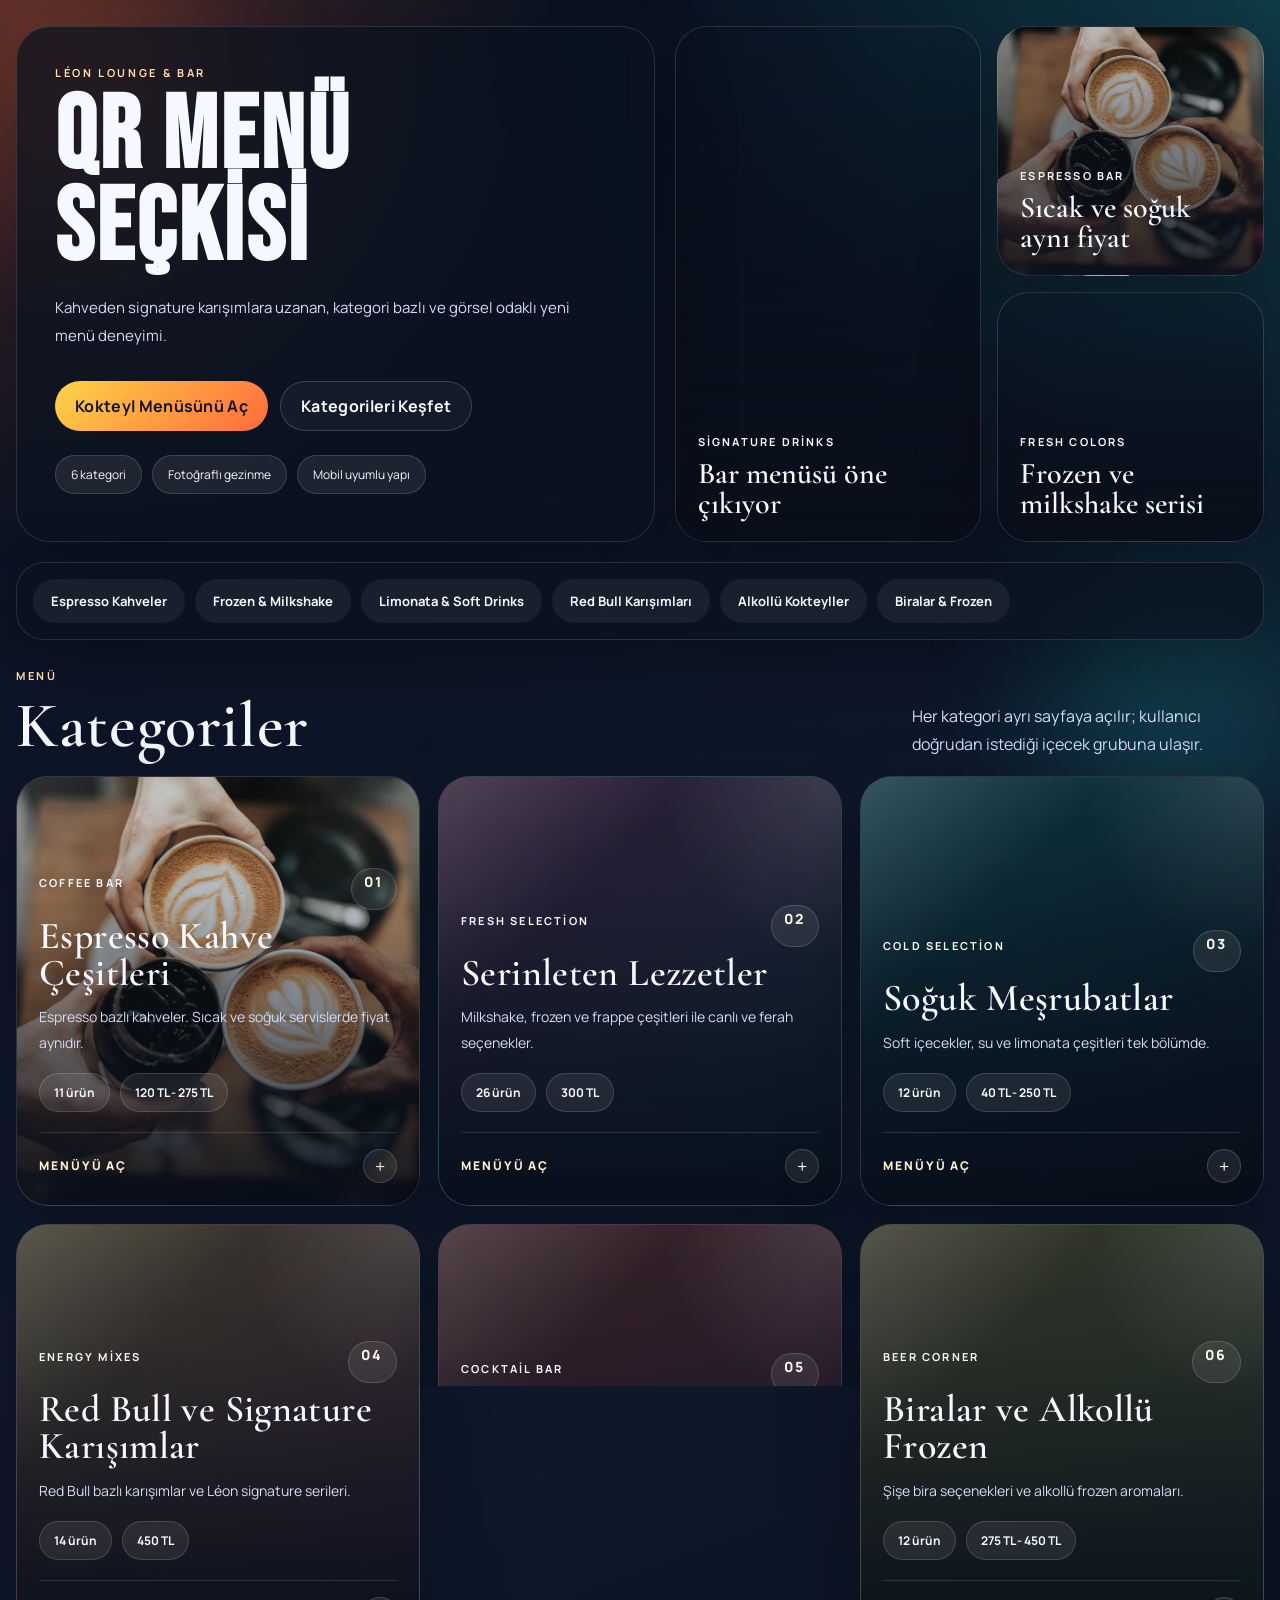
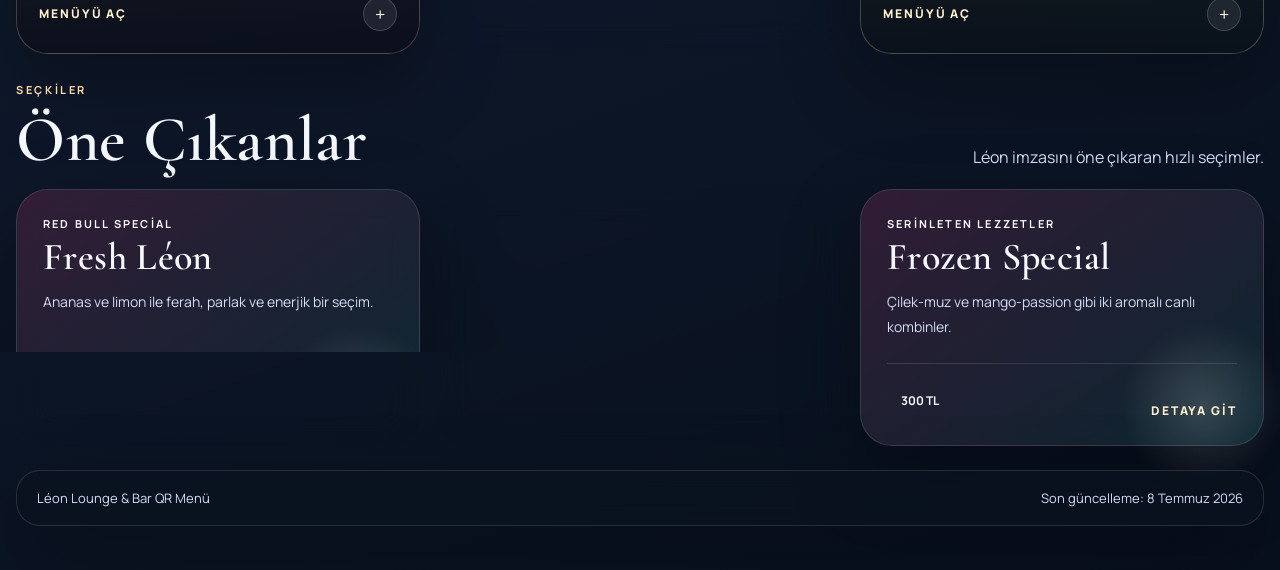
<file: index.html>
<!doctype html>
<html lang="tr">
<head>
  <meta charset="UTF-8" />
  <meta name="viewport" content="width=device-width, initial-scale=1.0" />
  <meta name="theme-color" content="#ff6a3d" />
  <meta
    name="description"
    content="Léon Lounge & Bar QR Menü. Kahveler, frozenlar, meşrubatlar, Red Bull karışımları, kokteyller ve biralar için fotoğraflı kategori menüsü."
  />
  <title>Léon Lounge &amp; Bar | QR Menü</title>
  <link rel="preconnect" href="https://fonts.googleapis.com" />
  <link rel="preconnect" href="https://fonts.gstatic.com" crossorigin />
  <link
    href="https://fonts.googleapis.com/css2?family=Bebas+Neue&family=Cormorant+Garamond:wght@500;600;700&family=Manrope:wght@400;500;600;700;800&display=swap"
    rel="stylesheet"
  />
  <link rel="stylesheet" href="styles.css" />
</head>
<body data-page="home">
  <div class="page-shell">
    <div class="bg-glow bg-glow-1" aria-hidden="true"></div>
    <div class="bg-glow bg-glow-2" aria-hidden="true"></div>

    <header class="hero hero-home">
      <div class="hero-copy glass-panel">
        <p class="eyebrow">Léon Lounge &amp; Bar</p>
        <h1>QR Menü Seçkisi</h1>
        <p class="hero-text">
          Kahveden signature karışımlara uzanan, kategori bazlı ve görsel odaklı yeni menü deneyimi.
        </p>

        <div class="hero-actions">
          <a class="cta cta-primary" href="menu.html?cat=alkollu-kokteyller">Kokteyl Menüsünü Aç</a>
          <a class="cta cta-secondary" href="#category-grid">Kategorileri Keşfet</a>
        </div>

        <div class="hero-chips">
          <span>6 kategori</span>
          <span>Fotoğraflı gezinme</span>
          <span>Mobil uyumlu yapı</span>
        </div>
      </div>

      <div class="hero-gallery">
        <article class="hero-shot tall" style="--bg:url('https://commons.wikimedia.org/wiki/Special:FilePath/Margarita.jpg')">
          <div class="hero-shot-copy">
            <p>Signature Drinks</p>
            <strong>Bar menüsü öne çıkıyor</strong>
          </div>
        </article>
        <article class="hero-shot" style="--bg:url('assets/coffee.jpg')">
          <div class="hero-shot-copy">
            <p>Espresso Bar</p>
            <strong>Sıcak ve soğuk aynı fiyat</strong>
          </div>
        </article>
        <article class="hero-shot" style="--bg:url('https://commons.wikimedia.org/wiki/Special:FilePath/Strawberry_milk_shake_(cropped).jpg')">
          <div class="hero-shot-copy">
            <p>Fresh Colors</p>
            <strong>Frozen ve milkshake serisi</strong>
          </div>
        </article>
      </div>
    </header>

    <section class="quick-links glass-panel">
      <a href="menu.html?cat=espresso-kahveler">Espresso Kahveler</a>
      <a href="menu.html?cat=serinleten-lezzetler">Frozen &amp; Milkshake</a>
      <a href="menu.html?cat=soguk-mesrubatlar">Limonata &amp; Soft Drinks</a>
      <a href="menu.html?cat=redbull-signature">Red Bull Karışımları</a>
      <a href="menu.html?cat=alkollu-kokteyller">Alkollü Kokteyller</a>
      <a href="menu.html?cat=biralar-frozen">Biralar &amp; Frozen</a>
    </section>

    <section class="home-section">
      <div class="section-head">
        <div>
          <p class="eyebrow">Menü</p>
          <h2>Kategoriler</h2>
        </div>
        <p class="section-note">
          Her kategori ayrı sayfaya açılır; kullanıcı doğrudan istediği içecek grubuna ulaşır.
        </p>
      </div>
      <div id="category-grid" class="category-grid"></div>
    </section>

    <section class="home-section">
      <div class="section-head">
        <div>
          <p class="eyebrow">Seçkiler</p>
          <h2>Öne Çıkanlar</h2>
        </div>
        <p class="section-note">
          Léon imzasını öne çıkaran hızlı seçimler.
        </p>
      </div>
      <div id="featured-strip" class="featured-strip"></div>
    </section>

    <footer class="footer glass-panel">
      <p>Léon Lounge &amp; Bar QR Menü</p>
      <p>Son güncelleme: 8 Temmuz 2026</p>
    </footer>
  </div>

  <script src="menu-data.js"></script>
  <script src="home.js"></script>
</body>
</html>
</file>
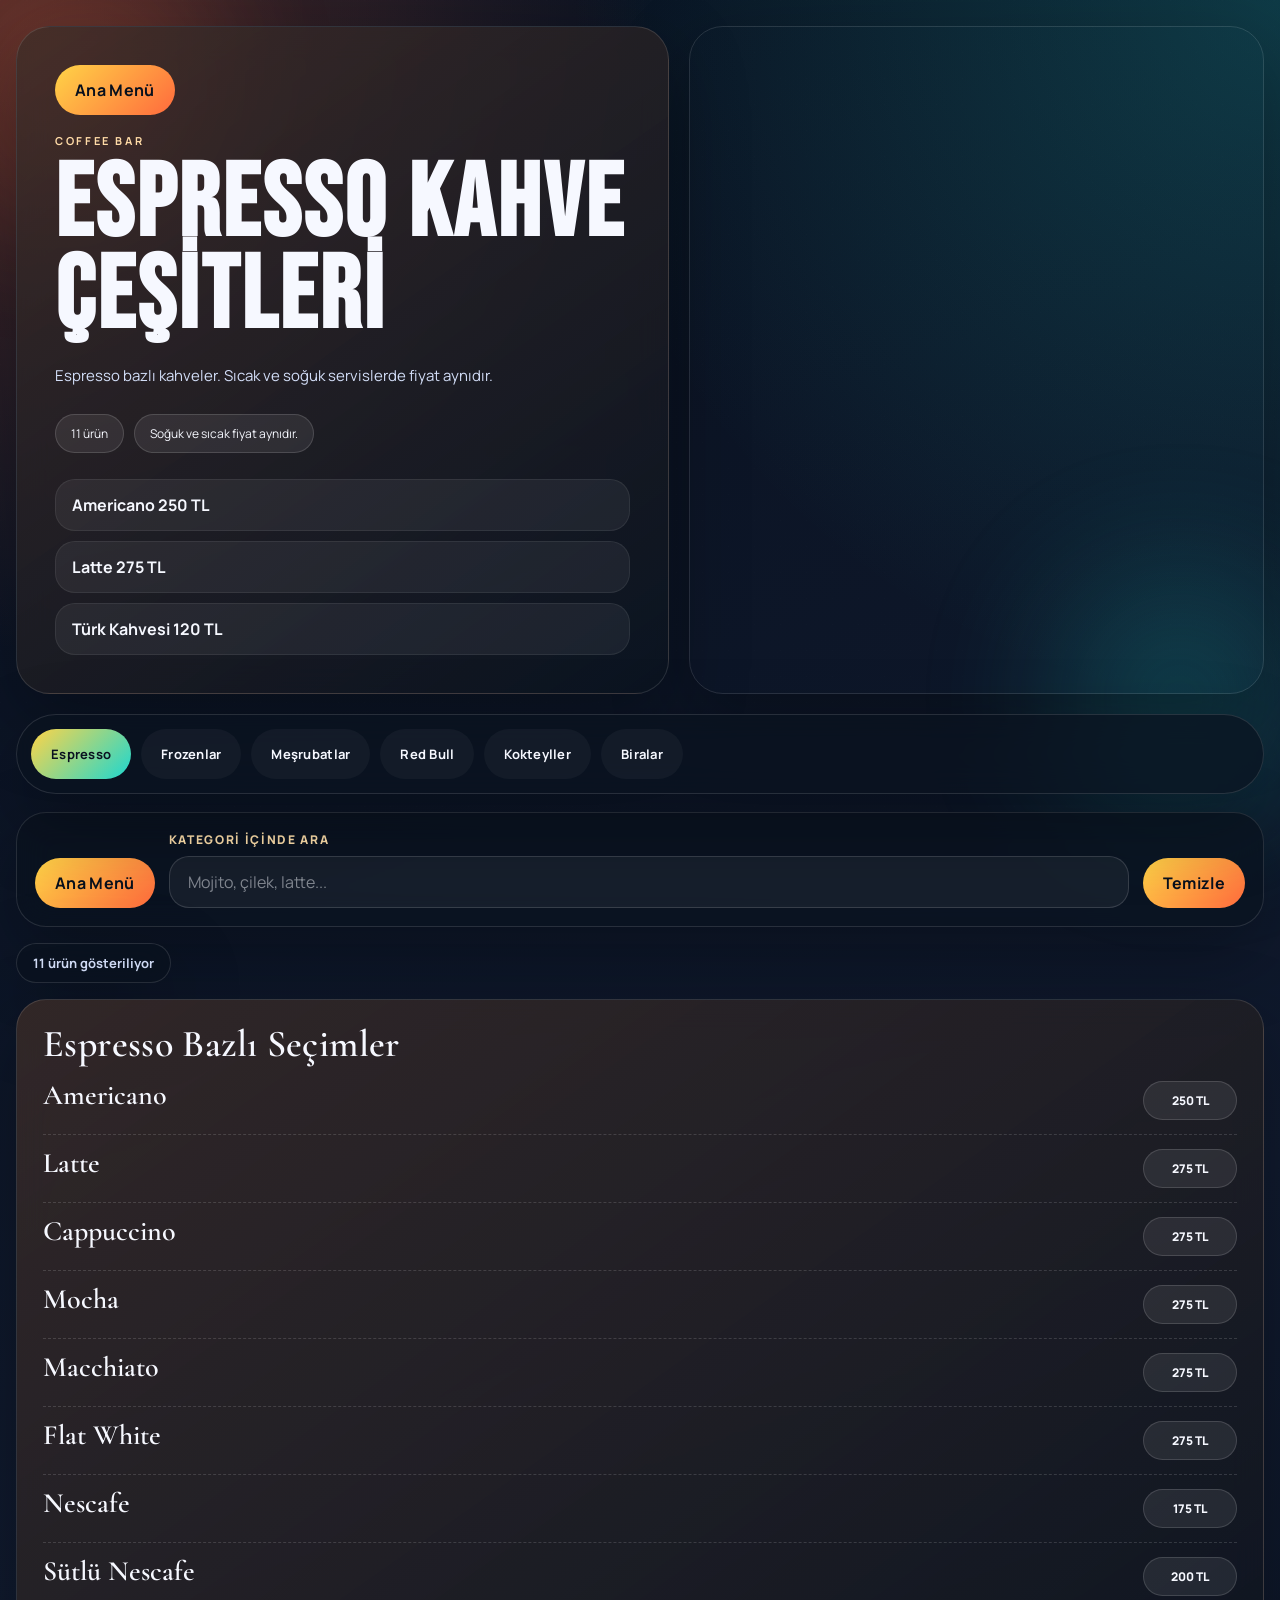
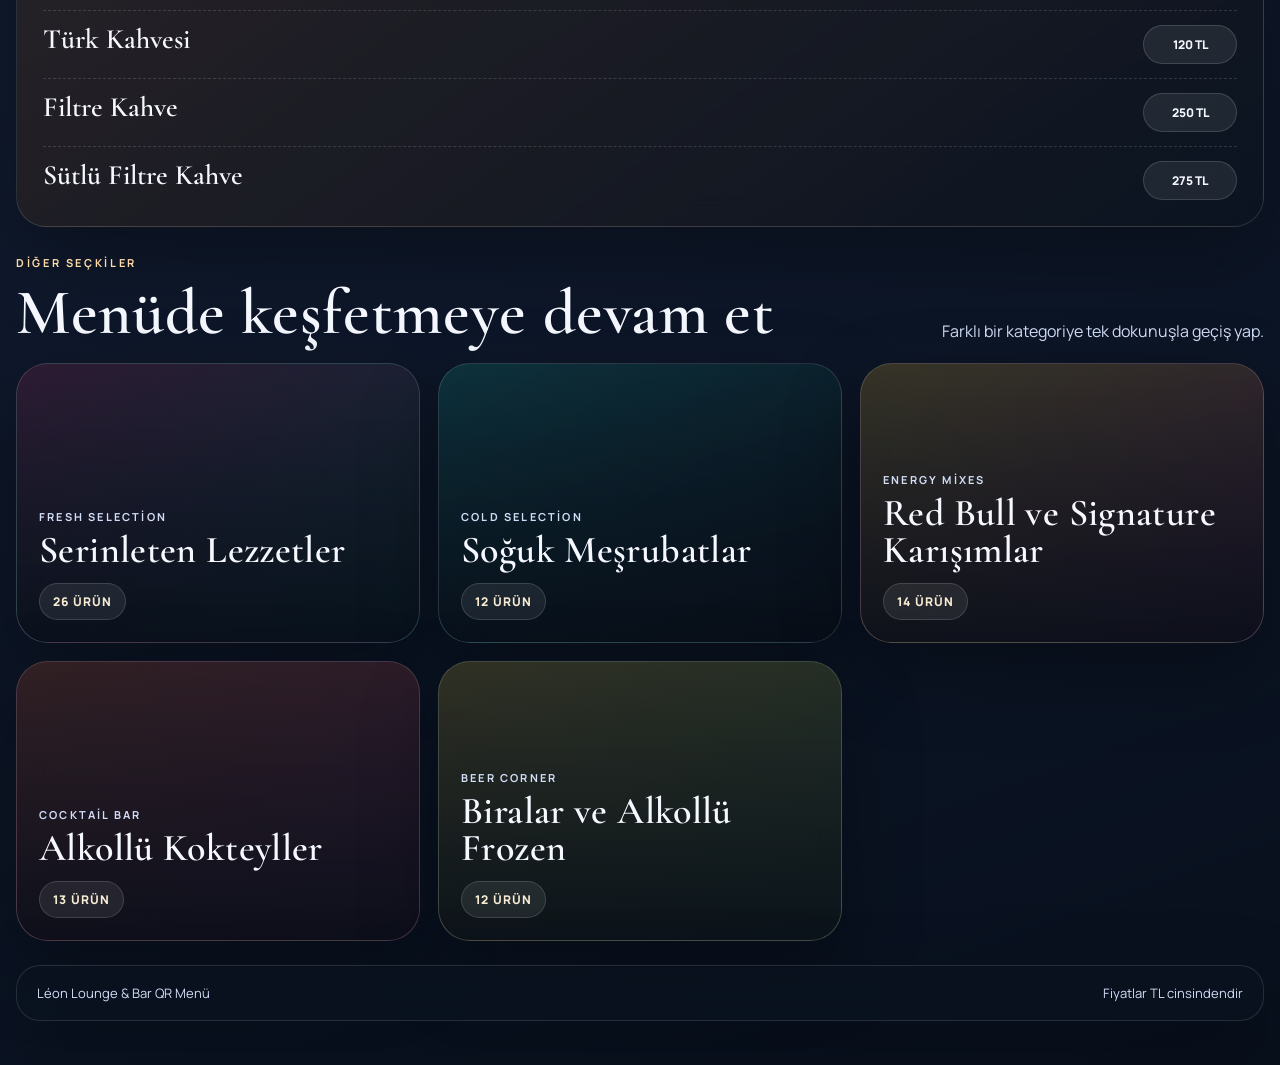
<file: menu.html>
<!doctype html>
<html lang="tr">
<head>
  <meta charset="UTF-8" />
  <meta name="viewport" content="width=device-width, initial-scale=1.0" />
  <meta name="theme-color" content="#ff6a3d" />
  <meta
    name="description"
    content="Léon Lounge & Bar kategori menüsü. Seçilen bölüm için detay ürün listesi, fiyatlar ve aroma seçenekleri."
  />
  <title>Léon Lounge &amp; Bar | Menü Detayı</title>
  <link rel="preconnect" href="https://fonts.googleapis.com" />
  <link rel="preconnect" href="https://fonts.gstatic.com" crossorigin />
  <link
    href="https://fonts.googleapis.com/css2?family=Bebas+Neue&family=Cormorant+Garamond:wght@500;600;700&family=Manrope:wght@400;500;600;700;800&display=swap"
    rel="stylesheet"
  />
  <link rel="stylesheet" href="styles.css" />
</head>
<body data-page="menu">
  <div class="page-shell">
    <div class="bg-glow bg-glow-1" aria-hidden="true"></div>
    <div class="bg-glow bg-glow-2" aria-hidden="true"></div>

    <header id="menu-hero" class="hero hero-detail"></header>

    <nav class="category-nav glass-panel" aria-label="Kategori geçişleri">
      <div id="category-nav-list" class="category-nav-list"></div>
    </nav>

    <section class="toolbar glass-panel">
      <a class="back-link" href="index.html">Ana Menü</a>
      <label class="search-box" for="search-input">
        <span>Kategori içinde ara</span>
        <input id="search-input" type="search" placeholder="Mojito, çilek, latte..." autocomplete="off" />
      </label>
      <button id="clear-btn" class="clear-btn" type="button">Temizle</button>
    </section>

    <section id="results-label" class="results-label">Tüm ürünler gösteriliyor.</section>

    <main id="menu-root" class="menu-root"></main>

    <div id="empty-state" class="empty-state is-hidden">
      Aramana uygun ürün bulunamadı.
    </div>

    <section class="home-section related-section">
      <div class="section-head">
        <div>
          <p class="eyebrow">Diğer Seçkiler</p>
          <h2>Menüde keşfetmeye devam et</h2>
        </div>
        <p class="section-note">
          Farklı bir kategoriye tek dokunuşla geçiş yap.
        </p>
      </div>
      <div id="related-grid" class="related-grid"></div>
    </section>

    <footer class="footer glass-panel">
      <p>Léon Lounge &amp; Bar QR Menü</p>
      <p>Fiyatlar TL cinsindendir</p>
    </footer>
  </div>

  <script src="menu-data.js"></script>
  <script src="menu.js"></script>
</body>
</html>
</file>
<file: styles.css>
:root {
  --bg: #07111f;
  --panel: rgba(10, 18, 31, 0.72);
  --panel-strong: rgba(14, 25, 40, 0.92);
  --text: #f6f8ff;
  --muted: #d2ddf7;
  --line: rgba(255, 255, 255, 0.12);
  --line-soft: rgba(255, 255, 255, 0.07);
  --shadow: 0 28px 80px rgba(0, 0, 0, 0.3);
  --orange: #ff6a3d;
  --yellow: #ffd447;
  --cyan: #1dd7d0;
  --pink: #ff4fa2;
  --lime: #9fea63;
}

* {
  box-sizing: border-box;
}

html,
body {
  margin: 0;
  padding: 0;
}

body {
  min-height: 100vh;
  font-family: 'Manrope', 'Segoe UI', sans-serif;
  color: var(--text);
  background:
    radial-gradient(circle at top left, rgba(255, 106, 61, 0.28), transparent 22%),
    radial-gradient(circle at top right, rgba(29, 215, 208, 0.2), transparent 24%),
    linear-gradient(160deg, #091120 0%, #101a2e 52%, #08101d 100%);
}

body::before {
  content: '';
  position: fixed;
  inset: 0;
  pointer-events: none;
  background:
    linear-gradient(rgba(255, 255, 255, 0.03) 1px, transparent 1px),
    linear-gradient(90deg, rgba(255, 255, 255, 0.03) 1px, transparent 1px);
  background-size: 26px 26px;
  opacity: 0.2;
}

a {
  color: inherit;
  text-decoration: none;
}

button,
input {
  font: inherit;
}

.page-shell {
  position: relative;
  width: min(1280px, calc(100% - 32px));
  margin: 0 auto;
  padding: 26px 0 44px;
}

.bg-glow {
  position: fixed;
  width: 260px;
  height: 260px;
  border-radius: 999px;
  filter: blur(72px);
  opacity: 0.28;
  pointer-events: none;
}

.bg-glow-1 {
  top: -40px;
  left: -50px;
  background: rgba(255, 106, 61, 0.8);
}

.bg-glow-2 {
  right: -30px;
  bottom: 8%;
  background: rgba(29, 215, 208, 0.72);
}

.glass-panel,
.quick-links,
.category-nav,
.toolbar,
.results-label,
.group-card,
.empty-state,
.footer,
.featured-card,
.category-card,
.related-card {
  position: relative;
  z-index: 1;
  border: 1px solid var(--line);
  background: var(--panel);
  backdrop-filter: blur(16px);
  box-shadow: var(--shadow);
}

.hero {
  position: relative;
  z-index: 1;
  display: grid;
  gap: 20px;
}

.hero-home {
  grid-template-columns: minmax(0, 1.04fr) minmax(0, 0.96fr);
  align-items: stretch;
}

.hero-copy {
  padding: 38px;
  border-radius: 34px;
}

.eyebrow {
  margin: 0 0 12px;
  font-size: 11px;
  font-weight: 700;
  letter-spacing: 0.24em;
  text-transform: uppercase;
  color: #ffdba7;
}

h1,
h2,
h3,
h4 {
  margin: 0;
}

h1 {
  font-family: 'Bebas Neue', sans-serif;
  letter-spacing: 0.03em;
}

h1 {
  font-size: clamp(58px, 9vw, 102px);
  line-height: 0.9;
}

h2 {
  font-family: 'Cormorant Garamond', Georgia, serif;
  font-size: clamp(42px, 6vw, 64px);
  line-height: 0.98;
  font-weight: 600;
  letter-spacing: 0.01em;
}

.hero-text,
.section-note,
.category-copy span,
.featured-card span,
.group-note,
.item-note,
.results-label,
.related-copy p {
  color: var(--muted);
}

.hero-text {
  margin: 18px 0 0;
  max-width: 34rem;
  font-size: 15px;
  line-height: 1.9;
}

.hero-actions {
  display: flex;
  flex-wrap: wrap;
  gap: 12px;
  margin-top: 30px;
}

.cta,
.back-link,
.clear-btn,
.category-pill {
  display: inline-flex;
  align-items: center;
  justify-content: center;
  min-height: 50px;
  padding: 0 20px;
  border-radius: 999px;
  font-weight: 700;
  letter-spacing: 0.02em;
  transition:
    transform 180ms ease,
    box-shadow 180ms ease,
    border-color 180ms ease,
    background 180ms ease;
}

.cta-primary {
  color: #0f1626;
  background: linear-gradient(135deg, var(--yellow), var(--orange));
}

.cta-secondary {
  border: 1px solid rgba(255, 255, 255, 0.18);
  background: rgba(255, 255, 255, 0.04);
}

.hero-chips {
  display: flex;
  flex-wrap: wrap;
  gap: 10px;
  margin-top: 24px;
}

.hero-chips span,
.group-price,
.item-price,
.card-meta strong {
  border: 1px solid rgba(255, 255, 255, 0.14);
  border-radius: 999px;
  background: rgba(255, 255, 255, 0.08);
}

.hero-chips span {
  padding: 10px 15px;
  font-size: 12px;
}

.hero-gallery {
  display: grid;
  grid-template-columns: 1.15fr 1fr;
  gap: 16px;
}

.hero-shot {
  position: relative;
  min-height: 250px;
  overflow: hidden;
  border-radius: 32px;
  border: 1px solid rgba(255, 255, 255, 0.14);
  background-image:
    linear-gradient(180deg, rgba(5, 9, 18, 0.1), rgba(7, 12, 23, 0.84)),
    var(--bg);
  background-size: cover;
  background-position: center;
  box-shadow: var(--shadow);
}

.hero-shot::before {
  content: '';
  position: absolute;
  inset: 0;
  background-image: var(--bg);
  background-size: cover;
  background-position: center;
  transform: scale(1.06);
}

.hero-shot::after {
  content: '';
  position: absolute;
  inset: 0;
  background: linear-gradient(180deg, rgba(8, 13, 24, 0.08), rgba(10, 16, 28, 0.84));
}

.hero-shot.tall {
  grid-row: span 2;
  min-height: 100%;
}

.hero-shot-copy {
  position: absolute;
  left: 22px;
  right: 22px;
  bottom: 22px;
  z-index: 1;
}

.hero-shot-copy p,
.category-copy p,
.featured-card p,
.related-copy p {
  margin: 0;
  font-size: 11px;
  font-weight: 700;
  letter-spacing: 0.2em;
  text-transform: uppercase;
}

.hero-shot-copy strong {
  display: block;
  margin-top: 10px;
  font-size: 30px;
  line-height: 1;
  font-family: 'Cormorant Garamond', Georgia, serif;
  font-weight: 600;
}

.quick-links {
  display: flex;
  flex-wrap: wrap;
  gap: 10px;
  margin-top: 20px;
  padding: 16px;
  border-radius: 28px;
}

.quick-links a {
  padding: 13px 18px;
  border-radius: 999px;
  background: rgba(255, 255, 255, 0.06);
  font-size: 13px;
  font-weight: 700;
  transition:
    transform 180ms ease,
    background 180ms ease,
    box-shadow 180ms ease;
}

.home-section {
  position: relative;
  z-index: 1;
  margin-top: 28px;
}

.section-head {
  display: flex;
  justify-content: space-between;
  gap: 22px;
  align-items: end;
  margin-bottom: 18px;
}

.section-note {
  max-width: 22rem;
  margin: 0;
  line-height: 1.7;
}

.category-grid {
  display: grid;
  grid-template-columns: repeat(3, minmax(0, 1fr));
  gap: 18px;
}

.category-card,
.related-card {
  position: relative;
  overflow: hidden;
  min-height: 360px;
  border-radius: 32px;
  transition: transform 180ms ease, border-color 180ms ease, box-shadow 180ms ease;
}

.category-card {
  min-height: 430px;
}

.category-card:hover,
.related-card:hover,
.featured-card:hover,
.cta:hover,
.quick-links a:hover,
.category-pill:hover {
  transform: translateY(-3px);
  box-shadow: 0 34px 90px rgba(0, 0, 0, 0.34);
}

.back-link:hover,
.clear-btn:hover {
  transform: translateY(-2px);
  box-shadow: 0 24px 64px rgba(0, 0, 0, 0.28);
}

.category-image,
.related-image,
.detail-visual-image {
  position: absolute;
  inset: 0;
  background-size: cover;
  transition: transform 320ms ease, filter 320ms ease;
}

.category-sheen {
  position: absolute;
  inset: 0;
  z-index: 0;
  pointer-events: none;
  background:
    linear-gradient(135deg, rgba(255, 255, 255, 0.24), rgba(255, 255, 255, 0) 30%),
    radial-gradient(circle at top right, rgba(255, 255, 255, 0.18), transparent 30%);
  mix-blend-mode: screen;
  opacity: 0.72;
}

.category-overlay {
  position: absolute;
  inset: 0;
  background:
    linear-gradient(180deg, rgba(8, 15, 27, 0.04) 0%, rgba(8, 15, 27, 0.16) 28%, rgba(8, 15, 27, 0.94) 100%);
}

.category-copy,
.related-copy {
  position: absolute;
  left: 22px;
  right: 22px;
  bottom: 22px;
  z-index: 1;
}

.category-card:hover .category-image,
.related-card:hover .related-image,
.detail-visual:hover .detail-visual-image {
  transform: scale(1.05);
  filter: saturate(1.08);
}

.category-topline {
  display: flex;
  justify-content: space-between;
  gap: 12px;
  align-items: center;
}

.category-topline span {
  display: inline-flex;
  align-items: center;
  justify-content: center;
  min-width: 42px;
  min-height: 42px;
  padding: 0 12px;
  border-radius: 999px;
  border: 1px solid rgba(255, 255, 255, 0.16);
  background: rgba(255, 255, 255, 0.08);
  color: #fff6e7;
  font-size: 12px;
  font-weight: 800;
  letter-spacing: 0.18em;
}

.category-copy h3,
.featured-card h3,
.group-head h3,
.related-copy h3 {
  margin-top: 8px;
  font-size: 38px;
  line-height: 0.98;
  font-family: 'Cormorant Garamond', Georgia, serif;
  font-weight: 600;
  letter-spacing: 0.01em;
}

.category-copy span,
.featured-card span {
  display: block;
  margin-top: 12px;
  line-height: 1.8;
  font-size: 14px;
}

.card-meta {
  display: flex;
  flex-wrap: wrap;
  gap: 10px;
  margin-top: 18px;
}

.card-meta strong,
.featured-card strong {
  padding: 10px 14px;
  font-size: 12px;
}

.card-cta-row {
  display: flex;
  justify-content: space-between;
  gap: 12px;
  align-items: center;
  margin-top: 20px;
  padding-top: 16px;
  border-top: 1px solid rgba(255, 255, 255, 0.12);
}

.card-cta-row em,
.featured-card-footer em {
  font-style: normal;
  color: #fff0cf;
  font-size: 12px;
  font-weight: 800;
  letter-spacing: 0.16em;
  text-transform: uppercase;
}

.card-cta-row i {
  display: inline-flex;
  align-items: center;
  justify-content: center;
  width: 34px;
  height: 34px;
  border-radius: 999px;
  border: 1px solid rgba(255, 255, 255, 0.16);
  background: rgba(255, 255, 255, 0.08);
  color: #fff8ea;
  font-style: normal;
  font-size: 18px;
  line-height: 1;
}

.featured-strip {
  display: grid;
  grid-template-columns: repeat(3, minmax(0, 1fr));
  gap: 18px;
}

.featured-card {
  display: flex;
  flex-direction: column;
  justify-content: space-between;
  min-height: 250px;
  padding: 26px;
  border-radius: 32px;
  background:
    linear-gradient(145deg, rgba(255, 79, 162, 0.16), rgba(29, 215, 208, 0.1)),
    var(--panel);
}

.featured-card::before {
  content: '';
  position: absolute;
  inset: auto -20px -40px auto;
  width: 160px;
  height: 160px;
  border-radius: 999px;
  background: radial-gradient(circle, rgba(255, 255, 255, 0.16), transparent 72%);
  pointer-events: none;
}

.featured-card-inner,
.featured-card-footer {
  position: relative;
  z-index: 1;
}

.featured-card-footer {
  display: flex;
  justify-content: space-between;
  gap: 12px;
  align-items: end;
  margin-top: 24px;
  padding-top: 18px;
  border-top: 1px solid rgba(255, 255, 255, 0.12);
}

.featured-card strong {
  display: inline-flex;
}

.hero-detail {
  grid-template-columns: minmax(0, 1fr) minmax(320px, 0.88fr);
}

.hero-back {
  margin-bottom: 18px;
}

.highlight-list {
  display: grid;
  gap: 10px;
  margin: 26px 0 0;
  padding: 0;
  list-style: none;
}

.highlight-list li {
  padding: 14px 16px;
  border-radius: 20px;
  background: rgba(255, 255, 255, 0.06);
  border: 1px solid var(--line-soft);
  font-weight: 700;
}

.detail-visual {
  min-height: 480px;
  overflow: hidden;
  border-radius: 34px;
  border: 1px solid var(--line);
  box-shadow: var(--shadow);
}

.detail-visual-image {
  position: relative;
}

.detail-visual-image::after {
  content: '';
  position: absolute;
  inset: 0;
  background: linear-gradient(180deg, rgba(10, 16, 28, 0.1), rgba(10, 16, 28, 0.5));
}

.category-nav {
  position: sticky;
  top: 12px;
  z-index: 5;
  margin-top: 20px;
  padding: 14px;
  border-radius: 999px;
}

.category-nav-list {
  display: flex;
  gap: 10px;
  overflow-x: auto;
  scrollbar-width: none;
}

.category-nav-list::-webkit-scrollbar {
  display: none;
}

.category-pill {
  flex: 0 0 auto;
  background: rgba(255, 255, 255, 0.04);
  font-size: 13px;
}

.category-pill.is-active {
  color: #0a1220;
  background: linear-gradient(135deg, var(--yellow), var(--cyan));
}

.toolbar {
  display: grid;
  grid-template-columns: auto minmax(0, 1fr) auto;
  gap: 14px;
  align-items: end;
  margin-top: 18px;
  padding: 18px;
  border-radius: 30px;
}

.search-box {
  display: grid;
  gap: 8px;
}

.search-box span {
  font-size: 12px;
  font-weight: 800;
  letter-spacing: 0.14em;
  text-transform: uppercase;
  color: #ffe0ac;
}

.search-box input {
  min-height: 52px;
  padding: 0 18px;
  border: 1px solid rgba(255, 255, 255, 0.14);
  border-radius: 20px;
  background: rgba(255, 255, 255, 0.05);
  color: var(--text);
  outline: none;
}

.search-box input::placeholder {
  color: rgba(246, 248, 255, 0.48);
}

.search-box input:focus {
  border-color: rgba(255, 212, 71, 0.44);
  background: rgba(255, 255, 255, 0.08);
  box-shadow: 0 0 0 4px rgba(255, 212, 71, 0.08);
}

.back-link,
.clear-btn {
  border: 0;
  cursor: pointer;
  color: #08101d;
  background: linear-gradient(135deg, var(--yellow), var(--orange));
}

.results-label {
  margin-top: 16px;
  width: fit-content;
  padding: 10px 16px;
  border-radius: 999px;
  font-size: 13px;
  font-weight: 700;
}

.menu-root {
  position: relative;
  z-index: 1;
  display: grid;
  gap: 18px;
  margin-top: 16px;
}

.group-card {
  padding: 26px;
  border-radius: 30px;
}

.group-head {
  display: flex;
  justify-content: space-between;
  gap: 12px;
  align-items: start;
}

.group-head h3 {
  margin-top: 0;
}

.group-note,
.item-note {
  margin: 8px 0 0;
  font-size: 13px;
  line-height: 1.8;
}

.group-price {
  padding: 10px 15px;
  font-size: 12px;
  font-weight: 800;
}

.menu-item-list {
  display: grid;
  gap: 14px;
  margin-top: 18px;
}

.menu-item {
  display: grid;
  grid-template-columns: minmax(0, 1fr) auto;
  gap: 16px;
  align-items: start;
  padding-top: 14px;
  border-top: 1px dashed rgba(255, 255, 255, 0.14);
}

.menu-item:first-child {
  padding-top: 0;
  border-top: 0;
}

.menu-item h4 {
  font-size: 28px;
  font-family: 'Cormorant Garamond', Georgia, serif;
  font-weight: 600;
  line-height: 1.05;
}

.item-price {
  min-width: 94px;
  padding: 10px 13px;
  text-align: center;
  font-size: 12px;
  font-weight: 800;
}

.flavor-grid {
  display: grid;
  grid-template-columns: repeat(2, minmax(0, 1fr));
  gap: 12px;
  margin-top: 18px;
}

.flavor-tile {
  min-height: 94px;
  padding: 16px;
  border-radius: 22px;
  background: rgba(255, 255, 255, 0.06);
  border: 1px solid rgba(255, 255, 255, 0.08);
}

.flavor-tile strong {
  display: block;
  font-size: 17px;
  font-family: 'Cormorant Garamond', Georgia, serif;
  font-weight: 600;
}

.flavor-tile span {
  display: block;
  margin-top: 8px;
  color: var(--muted);
  font-size: 13px;
  line-height: 1.5;
}

.empty-state {
  margin-top: 16px;
  padding: 18px;
  border-radius: 24px;
  text-align: center;
  color: var(--muted);
}

.related-grid {
  display: grid;
  grid-template-columns: repeat(3, minmax(0, 1fr));
  gap: 18px;
}

.related-card {
  min-height: 280px;
}

.related-card::after {
  content: '';
  position: absolute;
  inset: 0;
  background: linear-gradient(180deg, rgba(8, 14, 24, 0.1), rgba(8, 14, 24, 0.84));
}

.related-copy span {
  display: inline-flex;
  margin-top: 14px;
  padding: 9px 13px;
  border-radius: 999px;
  border: 1px solid rgba(255, 255, 255, 0.14);
  background: rgba(255, 255, 255, 0.08);
  color: #f8ecd3;
  font-size: 12px;
  font-weight: 800;
  letter-spacing: 0.1em;
  text-transform: uppercase;
}

.footer {
  display: flex;
  justify-content: space-between;
  gap: 12px;
  margin-top: 24px;
  padding: 18px 20px;
  border-radius: 24px;
}

.footer p {
  margin: 0;
  color: var(--muted);
  font-size: 13px;
}

.hero-detail.accent-coffee .hero-copy,
body.accent-coffee .group-card,
.category-card.accent-coffee,
.related-card.accent-coffee {
  background:
    linear-gradient(145deg, rgba(255, 146, 76, 0.16), rgba(11, 20, 33, 0.86)),
    var(--panel);
}

.hero-detail.accent-fresh .hero-copy,
body.accent-fresh .group-card,
.category-card.accent-fresh,
.related-card.accent-fresh {
  background:
    linear-gradient(145deg, rgba(255, 79, 162, 0.16), rgba(29, 215, 208, 0.12)),
    var(--panel);
}

.hero-detail.accent-cold .hero-copy,
body.accent-cold .group-card,
.category-card.accent-cold,
.related-card.accent-cold {
  background:
    linear-gradient(145deg, rgba(29, 215, 208, 0.18), rgba(11, 20, 33, 0.82)),
    var(--panel);
}

.hero-detail.accent-energy .hero-copy,
body.accent-energy .group-card,
.category-card.accent-energy,
.related-card.accent-energy {
  background:
    linear-gradient(145deg, rgba(255, 212, 71, 0.2), rgba(255, 79, 162, 0.14)),
    var(--panel);
}

.hero-detail.accent-cocktail .hero-copy,
body.accent-cocktail .group-card,
.category-card.accent-cocktail,
.related-card.accent-cocktail {
  background:
    linear-gradient(145deg, rgba(255, 106, 61, 0.18), rgba(255, 79, 162, 0.14)),
    var(--panel);
}

.hero-detail.accent-beer .hero-copy,
body.accent-beer .group-card,
.category-card.accent-beer,
.related-card.accent-beer {
  background:
    linear-gradient(145deg, rgba(255, 212, 71, 0.18), rgba(155, 234, 99, 0.14)),
    var(--panel);
}

.is-hidden {
  display: none;
}

@media (max-width: 1100px) {
  .hero-home,
  .hero-detail,
  .category-grid,
  .featured-strip,
  .related-grid {
    grid-template-columns: 1fr;
  }

  .hero-gallery {
    grid-template-columns: 1fr 1fr;
  }

  .hero-shot.tall {
    grid-column: 1 / -1;
  }

  .category-card {
    min-height: 380px;
  }

  .section-head,
  .footer {
    flex-direction: column;
    align-items: start;
  }
}

@media (max-width: 760px) {
  .page-shell {
    width: min(1280px, calc(100% - 18px));
    padding-top: 16px;
  }

  .hero-copy,
  .group-card,
  .toolbar,
  .footer,
  .quick-links,
  .category-nav,
  .featured-card {
    border-radius: 24px;
  }

  .hero-copy,
  .group-card,
  .toolbar,
  .featured-card {
    padding: 20px;
  }

  .hero-gallery,
  .flavor-grid {
    grid-template-columns: 1fr;
  }

  .featured-card-footer,
  .card-cta-row {
    align-items: center;
  }

  .hero-shot {
    min-height: 220px;
  }

  .toolbar {
    grid-template-columns: 1fr;
  }

  .menu-item,
  .group-head {
    grid-template-columns: 1fr;
  }

  .item-price {
    width: fit-content;
  }
}
</file>
